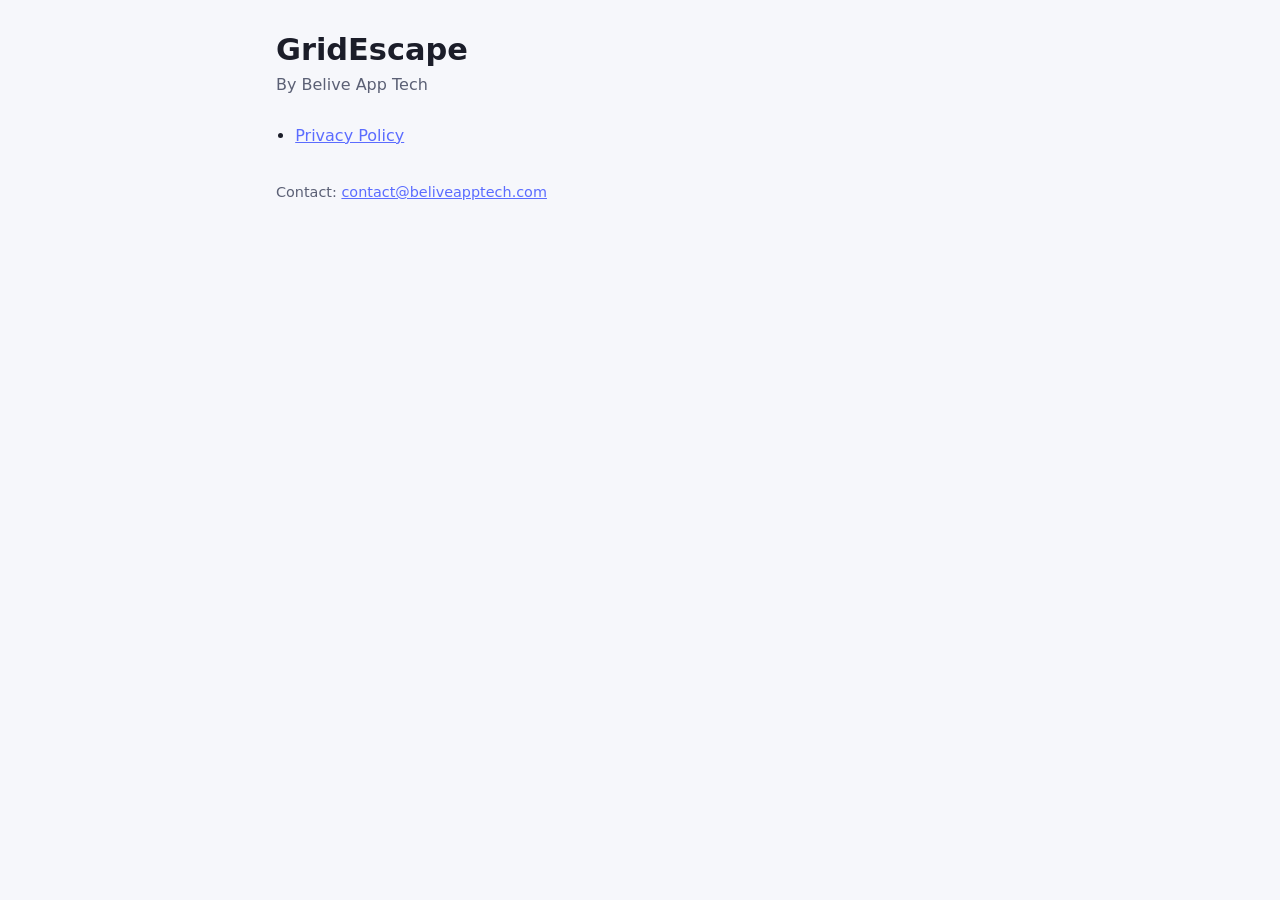
<file: index.html>
<!doctype html>
<html lang="en">
<head>
<meta charset="utf-8">
<meta name="viewport" content="width=device-width, initial-scale=1">
<title>GridEscape — Legal</title>
<link rel="stylesheet" href="style.css">
</head>
<body>
<main>
  <header>
    <h1>GridEscape</h1>
    <p>By Belive App Tech</p>
  </header>
  <ul>
    <li><a href="privacy/">Privacy Policy</a></li>
  </ul>
  <footer>Contact: <a href="mailto:contact@beliveapptech.com">contact@beliveapptech.com</a></footer>
</main>
</body>
</html>
</file>
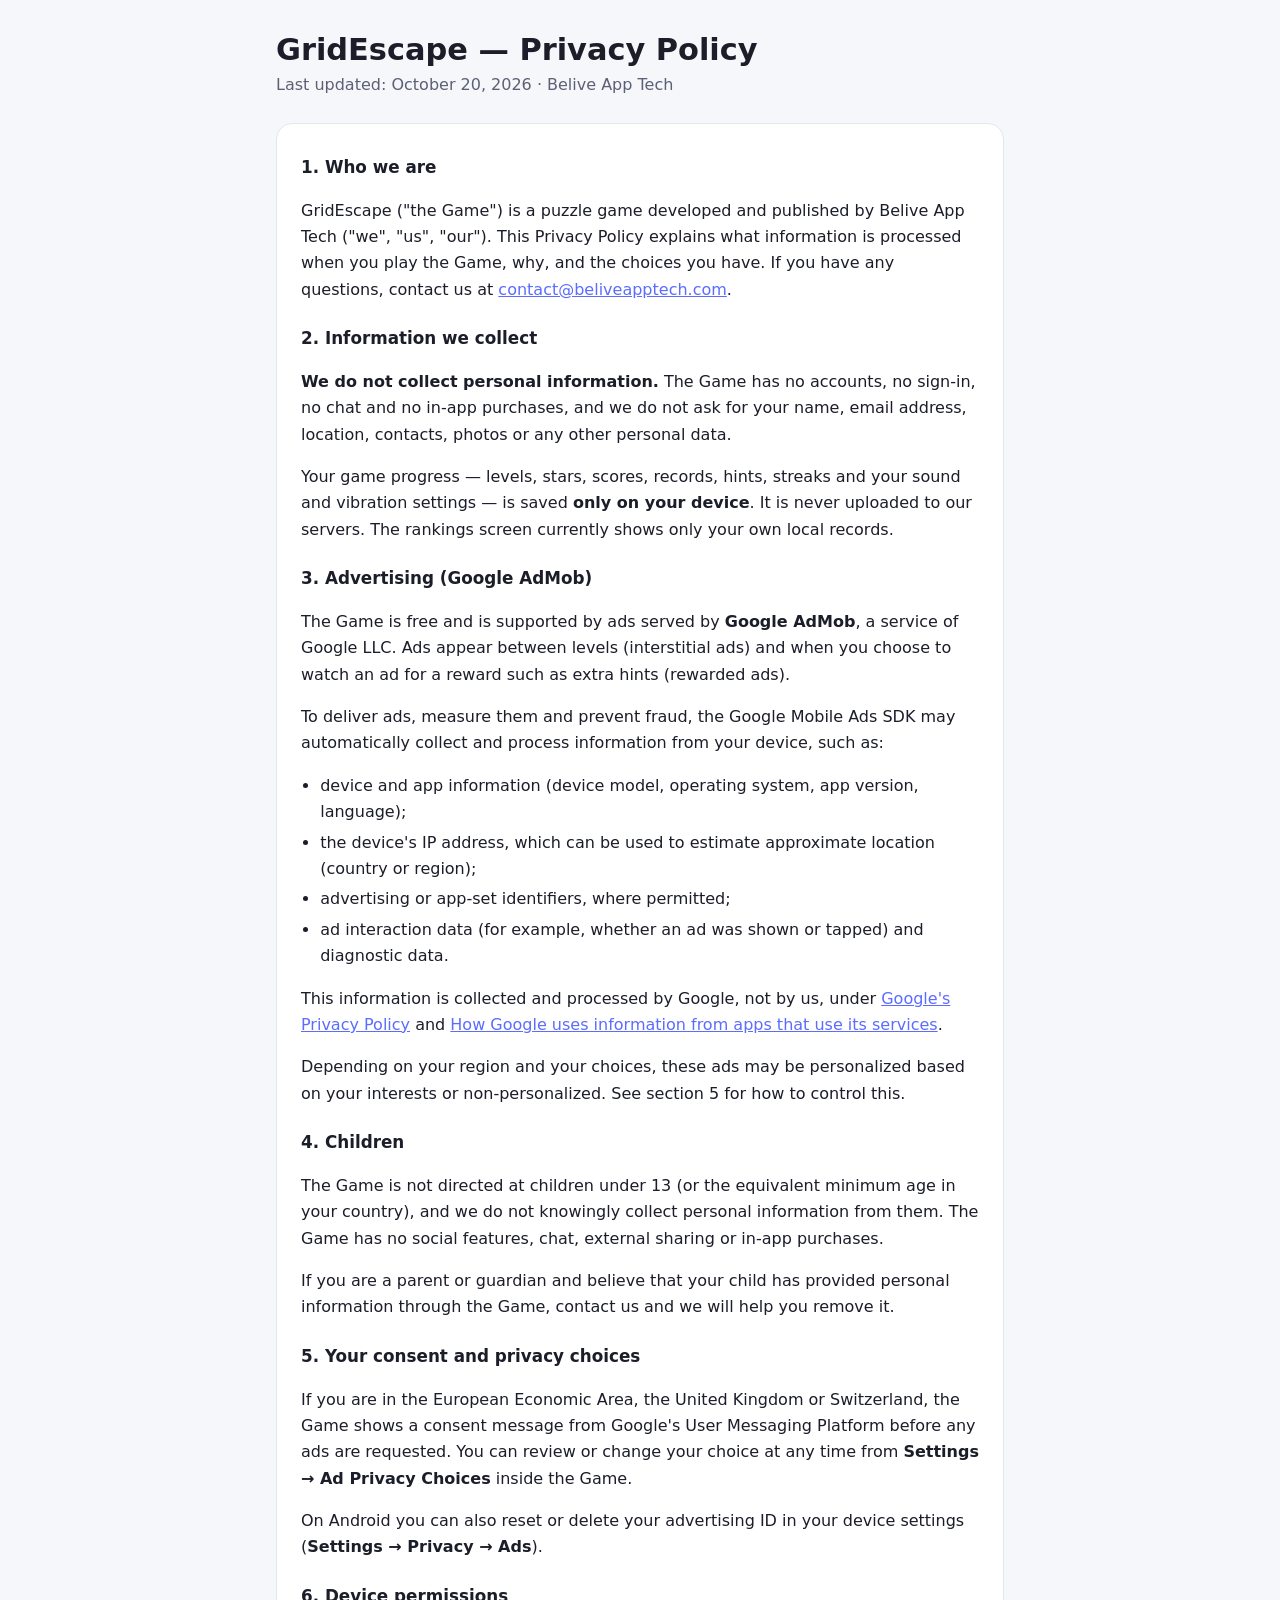
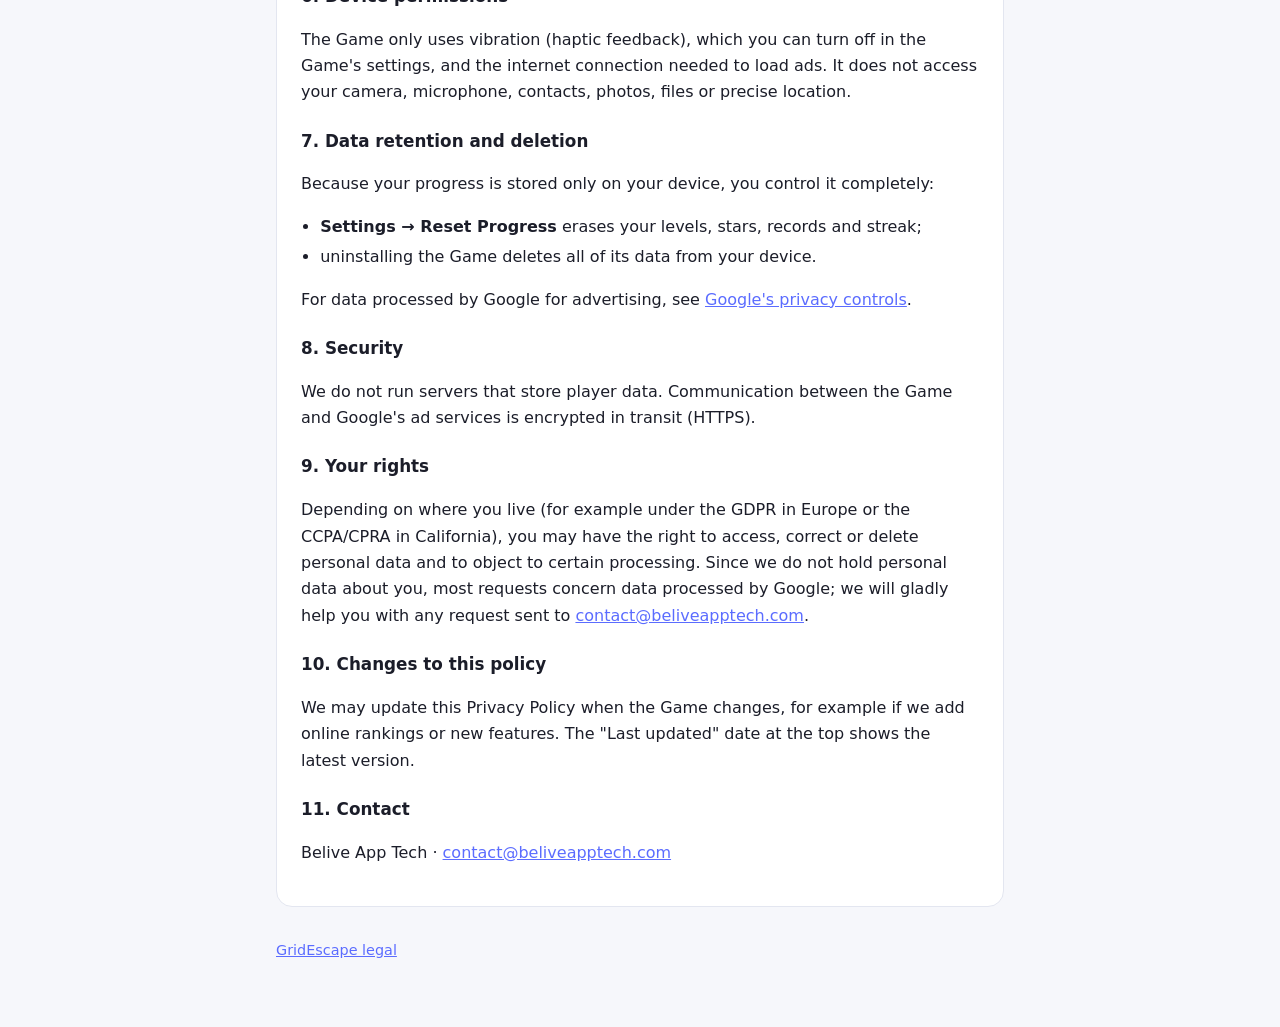
<file: privacy/index.html>
<!doctype html>
<html lang="en">
<head>
<meta charset="utf-8">
<meta name="viewport" content="width=device-width, initial-scale=1">
<title>GridEscape — Privacy Policy</title>
<link rel="stylesheet" href="../style.css">
</head>
<body>
<main>
  <header>
    <h1>GridEscape — Privacy Policy</h1>
    <p>Last updated: October 20, 2026 · Belive App Tech</p>
  </header>

  <section class="doc" lang="en">
    <h3>1. Who we are</h3>
    <p>GridEscape ("the Game") is a puzzle game developed and published by Belive App Tech ("we", "us", "our"). This Privacy Policy explains what information is processed when you play the Game, why, and the choices you have. If you have any questions, contact us at <a href="mailto:contact@beliveapptech.com">contact@beliveapptech.com</a>.</p>

    <h3>2. Information we collect</h3>
    <p><strong>We do not collect personal information.</strong> The Game has no accounts, no sign-in, no chat and no in-app purchases, and we do not ask for your name, email address, location, contacts, photos or any other personal data.</p>
    <p>Your game progress — levels, stars, scores, records, hints, streaks and your sound and vibration settings — is saved <strong>only on your device</strong>. It is never uploaded to our servers. The rankings screen currently shows only your own local records.</p>

    <h3>3. Advertising (Google AdMob)</h3>
    <p>The Game is free and is supported by ads served by <strong>Google AdMob</strong>, a service of Google LLC. Ads appear between levels (interstitial ads) and when you choose to watch an ad for a reward such as extra hints (rewarded ads).</p>
    <p>To deliver ads, measure them and prevent fraud, the Google Mobile Ads SDK may automatically collect and process information from your device, such as:</p>
    <ul>
      <li>device and app information (device model, operating system, app version, language);</li>
      <li>the device's IP address, which can be used to estimate approximate location (country or region);</li>
      <li>advertising or app-set identifiers, where permitted;</li>
      <li>ad interaction data (for example, whether an ad was shown or tapped) and diagnostic data.</li>
    </ul>
    <p>This information is collected and processed by Google, not by us, under <a href="https://policies.google.com/privacy">Google's Privacy Policy</a> and <a href="https://policies.google.com/technologies/partner-sites">How Google uses information from apps that use its services</a>.</p>
    <p>Depending on your region and your choices, these ads may be personalized based on your interests or non-personalized. See section 5 for how to control this.</p>

    <h3>4. Children</h3>
    <p>The Game is not directed at children under 13 (or the equivalent minimum age in your country), and we do not knowingly collect personal information from them. The Game has no social features, chat, external sharing or in-app purchases.</p>
    <p>If you are a parent or guardian and believe that your child has provided personal information through the Game, contact us and we will help you remove it.</p>

    <h3>5. Your consent and privacy choices</h3>
    <p>If you are in the European Economic Area, the United Kingdom or Switzerland, the Game shows a consent message from Google's User Messaging Platform before any ads are requested. You can review or change your choice at any time from <strong>Settings → Ad Privacy Choices</strong> inside the Game.</p>
    <p>On Android you can also reset or delete your advertising ID in your device settings (<strong>Settings → Privacy → Ads</strong>).</p>

    <h3>6. Device permissions</h3>
    <p>The Game only uses vibration (haptic feedback), which you can turn off in the Game's settings, and the internet connection needed to load ads. It does not access your camera, microphone, contacts, photos, files or precise location.</p>

    <h3>7. Data retention and deletion</h3>
    <p>Because your progress is stored only on your device, you control it completely:</p>
    <ul>
      <li><strong>Settings → Reset Progress</strong> erases your levels, stars, records and streak;</li>
      <li>uninstalling the Game deletes all of its data from your device.</li>
    </ul>
    <p>For data processed by Google for advertising, see <a href="https://myaccount.google.com/data-and-privacy">Google's privacy controls</a>.</p>

    <h3>8. Security</h3>
    <p>We do not run servers that store player data. Communication between the Game and Google's ad services is encrypted in transit (HTTPS).</p>

    <h3>9. Your rights</h3>
    <p>Depending on where you live (for example under the GDPR in Europe or the CCPA/CPRA in California), you may have the right to access, correct or delete personal data and to object to certain processing. Since we do not hold personal data about you, most requests concern data processed by Google; we will gladly help you with any request sent to <a href="mailto:contact@beliveapptech.com">contact@beliveapptech.com</a>.</p>

    <h3>10. Changes to this policy</h3>
    <p>We may update this Privacy Policy when the Game changes, for example if we add online rankings or new features. The "Last updated" date at the top shows the latest version.</p>

    <h3>11. Contact</h3>
    <p>Belive App Tech · <a href="mailto:contact@beliveapptech.com">contact@beliveapptech.com</a></p>
  </section>

  <footer><a href="../">GridEscape legal</a></footer>
</main>
</body>
</html>
</file>
<file: style.css>
:root {
  --bg: #f6f7fb;
  --surface: #ffffff;
  --text: #1b1d29;
  --muted: #5b6075;
  --accent: #5b6cff;
  --border: #e3e6f0;
}
@media (prefers-color-scheme: dark) {
  :root {
    --bg: #0f1118;
    --surface: #171a24;
    --text: #e8eaf2;
    --muted: #a0a6bb;
    --accent: #8f9bff;
    --border: #262a38;
  }
}
* { box-sizing: border-box; }
body {
  margin: 0;
  background: var(--bg);
  color: var(--text);
  font: 16px/1.65 system-ui, -apple-system, "Segoe UI", Roboto, sans-serif;
}
main { max-width: 760px; margin: 0 auto; padding: 32px 16px 64px; }
header { margin-bottom: 24px; }
header p { color: var(--muted); margin: 4px 0 0; }
h1 { font-size: 1.9rem; line-height: 1.2; margin: 0; }
h2 { font-size: 1.25rem; margin: 32px 0 8px; }
h3 { font-size: 1.05rem; margin: 22px 0 6px; }
a { color: var(--accent); }
nav.lang { display: flex; gap: 12px; margin: 16px 0 8px; }
nav.lang a {
  padding: 6px 14px; border: 1px solid var(--border); border-radius: 999px;
  text-decoration: none; background: var(--surface);
}
section.doc {
  background: var(--surface); border: 1px solid var(--border);
  border-radius: 16px; padding: 8px 24px 24px; margin-top: 24px;
}
ul { padding-left: 1.2em; }
li { margin: 4px 0; }
footer { color: var(--muted); font-size: .9rem; margin-top: 32px; }
</file>
